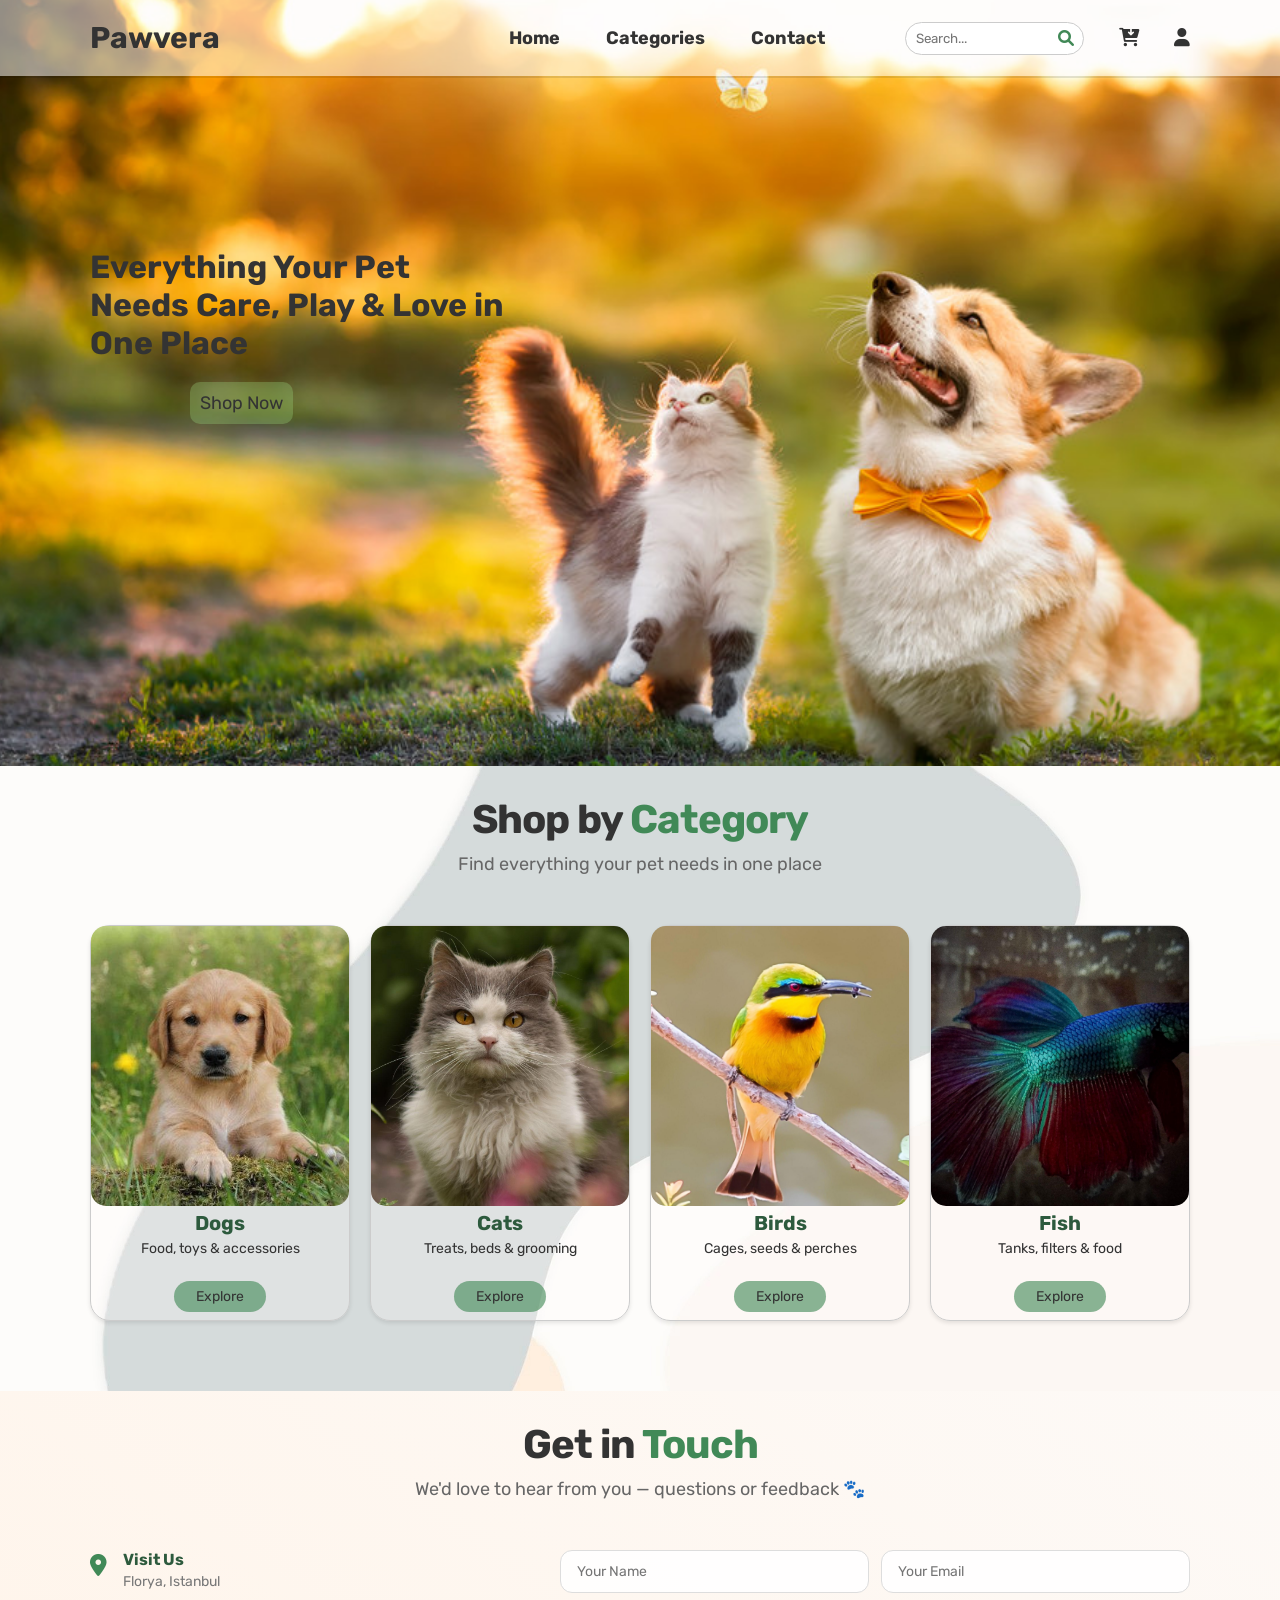
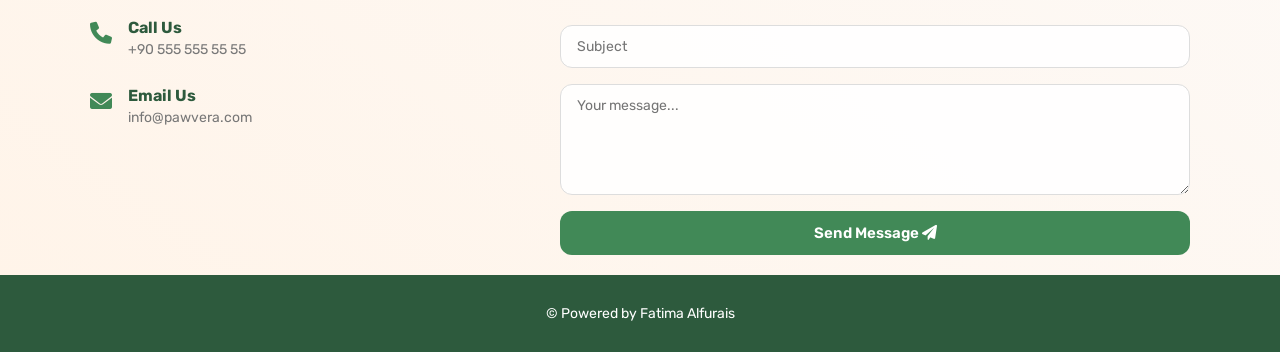
<file: index.html>
<!doctype html>
<html lang="en">
  <head>
    <meta charset="UTF-8" />
    <meta name="viewport" content="width=device-width, initial-scale=1.0" />
    <title>Pawvera</title>
    <link rel="icon" href="images/logo.jpg" />
    <link rel="stylesheet" href="style.css" />
    <link
      rel="stylesheet"
      href="https://cdnjs.cloudflare.com/ajax/libs/font-awesome/6.0.0/css/all.min.css"
    />
    <link rel="preconnect" href="https://fonts.googleapis.com" />
    <link rel="preconnect" href="https://fonts.gstatic.com" crossorigin />
    <link
      href="https://fonts.googleapis.com/css2?family=Rubik:ital,wght@0,300..900;1,300..900&display=swap"
      rel="stylesheet"
    />
  </head>
  <body>
    <nav class="container">
      <div class="nav">
        <div class="logo">
          <h1>Pawvera</h1>
        </div>

        <ul class="nav-links" id="navMenu">
          <li><a href="#hero">Home</a></li>
          <li><a href="#categories">Categories</a></li>
          <li><a href="#contact">Contact</a></li>
        </ul>
      </div>
      <div class="nav-right">
        <div class="search-box">
          <input type="text" placeholder="Search..." />
          <i class="fa-solid fa-magnifying-glass"></i>
        </div>

        <a href="cart.html"><i class="fa-solid fa-cart-arrow-down"></i></a>
        <a href="profile.html"><i class="fa-solid fa-user"></i></a>
      </div>
    </nav>

    <section class="container background" id="hero">
      <div class="hero-inner">
        <div class="hero-text">
          <h2>Everything Your Pet Needs Care, Play & Love in One Place</h2>
          <a href="#categories" class="btn">Shop Now</a>
        </div>
      </div>
    </section>

    <section class="container bg" id="categories">
      <div class="header">
        <h2>Shop by <span>Category</span></h2>
        <p>Find everything your pet needs in one place</p>
      </div>
      <div class="category-grid">
        <div class="category-card">
          <div class="images">
            <img src="images/Dogs.jpg" alt="Dogs" />
          </div>
          <h3>Dogs</h3>
          <p>Food, toys & accessories</p>
          <a href="dog&cat_product.html">Explore</a>
        </div>

        <div class="category-card">
          <div class="images">
            <img src="images/Cats.jpg" alt="Cats" />
          </div>
          <h3>Cats</h3>
          <p>Treats, beds & grooming</p>
          <a href="dog&cat_product.html">Explore</a>
        </div>

        <div class="category-card">
          <div class="images">
            <img src="images/Birds.jpg" alt="Birds" />
          </div>
          <h3>Birds</h3>
          <p>Cages, seeds & perches</p>
          <a href="birds_product.html">Explore</a>
        </div>

        <div class="category-card">
          <div class="images">
            <img src="images/Fish.jpg" alt="Fish" />
          </div>
          <h3>Fish</h3>
          <p>Tanks, filters & food</p>
          <a href="fish_product.html">Explore</a>
        </div>
      </div>
    </section>
    <!-- ── Contact ── -->
    <section class="container" id="contact">
      <div class="header">
        <h2>Get in <span>Touch</span></h2>
        <p>We'd love to hear from you — questions or feedback 🐾</p>
      </div>
      <div class="contact-wrapper">
        <div class="contact-info">
          <div class="contact-item">
            <i class="fa-solid fa-location-dot"></i>
            <div>
              <h4>Visit Us</h4>
              <p>Florya, Istanbul</p>
            </div>
          </div>
          <div class="contact-item">
            <i class="fa-solid fa-phone"></i>
            <div>
              <h4>Call Us</h4>
              <p>+90 555 555 55 55</p>
            </div>
          </div>
          <div class="contact-item">
            <i class="fa-solid fa-envelope"></i>
            <div>
              <h4>Email Us</h4>
              <p>info@pawvera.com</p>
            </div>
          </div>
        </div>
        <div class="contact-form">
          <div class="row">
            <input type="text" placeholder="Your Name" />
            <input type="email" placeholder="Your Email" />
          </div>
          <input type="text" placeholder="Subject" />
          <textarea placeholder="Your message..." rows="5"></textarea>
          <button class="btn-submit">
            Send Message <i class="fa-solid fa-paper-plane"></i>
          </button>
        </div>
      </div>
    </section>

    <!-- ── Footer ── -->
    <footer> © Powered by Fatima Alfurais</footer>
  </body>
</html>
</file>
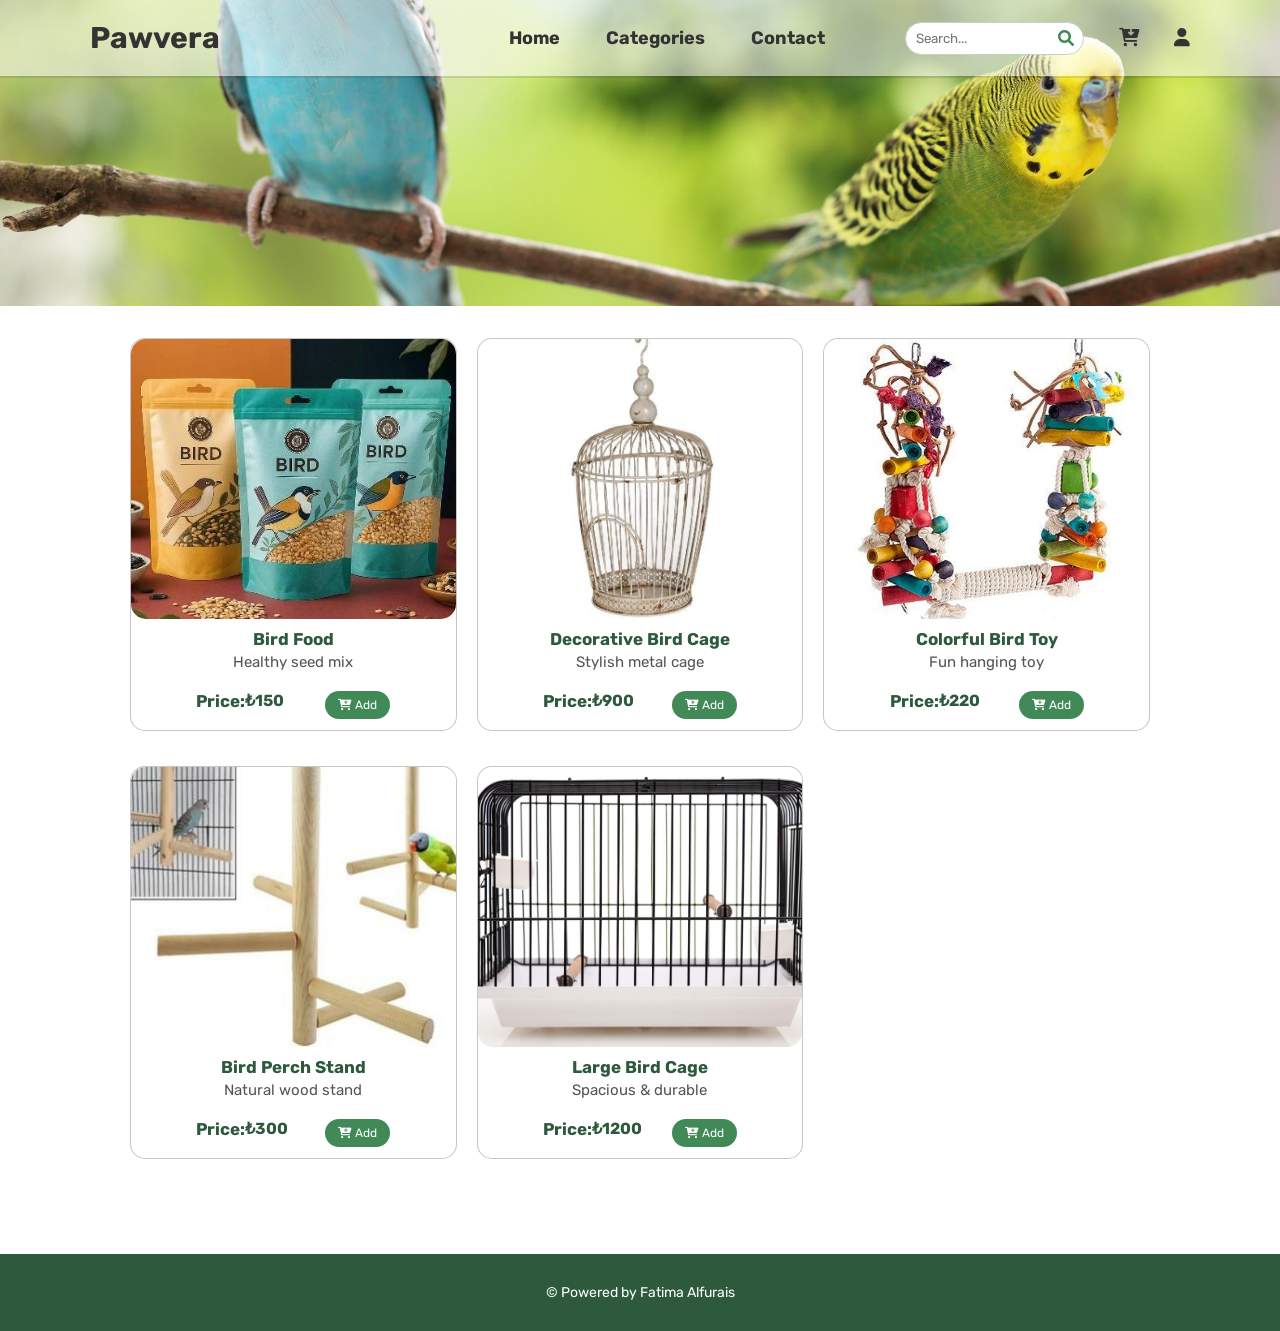
<file: birds_product.html>
<!doctype html>
<html lang="en">
  <head>
    <meta charset="UTF-8" >
    <meta name="viewport" content="width=device-width, initial-scale=1.0" >
    <title>Pawvera</title>
    <link rel="icon" href="images/logo.jpg">
    <link rel="stylesheet" href="style.css" >
    <link
      rel="stylesheet"
      href="https://cdnjs.cloudflare.com/ajax/libs/font-awesome/6.0.0/css/all.min.css"
    />
    <link rel="preconnect" href="https://fonts.googleapis.com" />
    <link rel="preconnect" href="https://fonts.gstatic.com" crossorigin />
    <link
      href="https://fonts.googleapis.com/css2?family=Rubik:ital,wght@0,300..900;1,300..900&display=swap"
      rel="stylesheet"
    />
  </head>
  <body>
    <nav class="container">
    <div class="nav">
          <div class="logo">
            <h1>Pawvera</h1>
          </div>

          <ul class="nav-links" id="navMenu">
            <li><a href="index.html">Home</a></li>
            <li><a href="index.html#categories">Categories</a></li>
            <li><a href="index.html#contact">Contact</a></li>
          </ul>
        </div>
      <div class="nav-right">
        <div class="search-box">
          <input type="text" placeholder="Search..." />
          <i class="fa-solid fa-magnifying-glass"></i>
        </div>

        <a href="cart.html"><i class="fa-solid fa-cart-arrow-down"></i></a>
        <a href="profile.html"><i class="fa-solid fa-user"></i></a>
      </div>
    </nav>

    <div class="banner">
      <img src="images/birds_banner.jpg" alt="Birds banner" />
    </div>

    <div class="products-section">
      <div class="cards">
        <div class="card-item">
          <div class="images">
            <img src="images/birds.seed.jpg" alt="birds seed" />
          </div>
          <div class="item-info">
            <h3>Bird Food</h3>
            <p>Healthy seed mix</p>
            <div class="item-footer">
              Price:
              <span class="item-price">₺150</span>
              <a href="#"
                ><button class="btn-add">
                  <i class="fa-solid fa-cart-plus"></i> Add
                </button></a
              >
            </div>
          </div>
        </div>

        <div class="card-item">
          <div class="images">
            <img src="images/birds.cage2.jpg" alt="Birds cage" />
          </div>
          <div class="item-info">
            <h3>Decorative Bird Cage</h3>
            <p>Stylish metal cage</p>
            <div class="item-footer">
              Price:
              <span class="item-price">₺900</span>
              <a href="#"
                ><button class="btn-add">
                  <i class="fa-solid fa-cart-plus"></i> Add
                </button></a
              >
            </div>
          </div>
        </div>

        <div class="card-item">
          <div class="images">
            <img src="images/birds.toy.jpg" alt="bird toy" />
          </div>
          <div class="item-info">
            <h3>Colorful Bird Toy</h3>
            <p>Fun hanging toy</p>
            <div class="item-footer">
              Price:
              <span class="item-price">₺220</span>
              <a href="#"
                ><button class="btn-add">
                  <i class="fa-solid fa-cart-plus"></i> Add
                </button></a
              >
            </div>
          </div>
        </div>

        <div class="card-item">
          <div class="images">
            <img src="images/birds.accessories.jpg" alt="Bird stand" />
          </div>
          <div class="item-info">
            <h3>Bird Perch Stand</h3>
            <p>Natural wood stand</p>
            <div class="item-footer">
              Price:
              <span class="item-price">₺300</span>
              <a href="#"
                ><button class="btn-add">
                  <i class="fa-solid fa-cart-plus"></i> Add
                </button></a
              >
            </div>
          </div>
        </div>

        <div class="card-item">
          <div class="images">
            <img src="images/bird.cage.jpg" alt="Birds cage" />
          </div>
          <div class="item-info">
            <h3>Large Bird Cage</h3>
            <p>Spacious & durable</p>
            <div class="item-footer">
              Price:
              <span class="item-price">₺1200</span>
              <a href="#"
                ><button class="btn-add">
                  <i class="fa-solid fa-cart-plus"></i> Add
                </button></a
              >
            </div>
          </div>
        </div>
      </div>
    </div>

    <footer> © Powered by Fatima Alfurais</footer>
  </body>
</html>
</file>
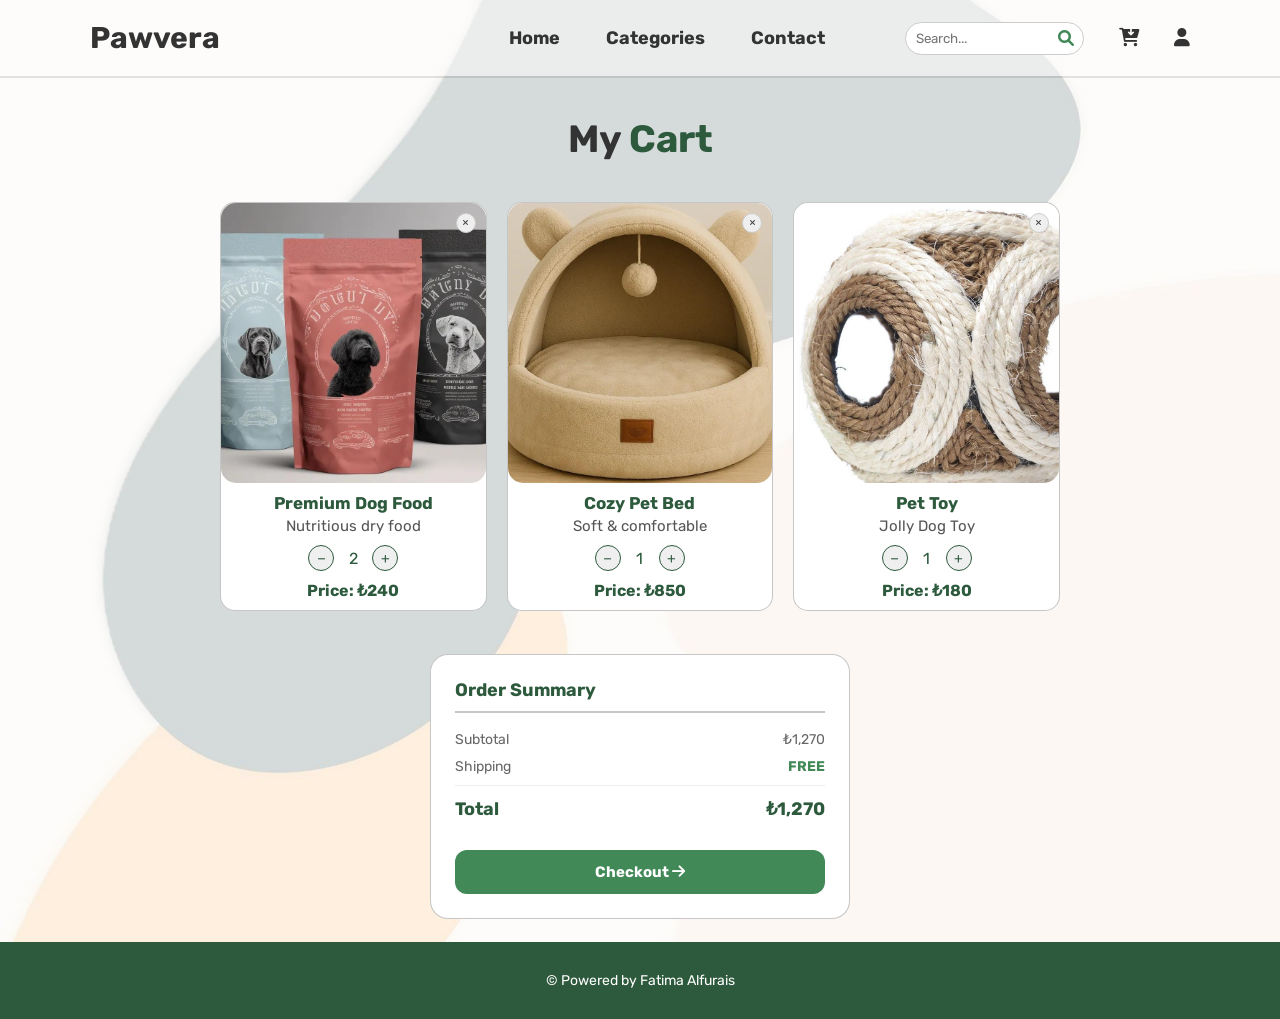
<file: cart.html>
<!doctype html>
<html lang="en">
  <head>
    <meta charset="UTF-8" >
    <meta name="viewport" content="width=device-width, initial-scale=1.0" >
    <title>Pawvera</title>
    <link rel="icon" href="images/logo.jpg" >
    <link rel="stylesheet" href="style.css" >
    <link
      rel="stylesheet"
      href="https://cdnjs.cloudflare.com/ajax/libs/font-awesome/6.0.0/css/all.min.css"/>
    <link rel="preconnect" href="https://fonts.googleapis.com">
    <link rel="preconnect" href="https://fonts.gstatic.com" crossorigin>
    <link href="https://fonts.googleapis.com/css2?family=Rubik:ital,wght@0,300..900;1,300..900&display=swap" rel="stylesheet">
  </head>
  <body>
    <div class="bg">
      <nav class="container">
       <div class="nav">
          <div class="logo">
            <h1>Pawvera</h1>
          </div>

          <ul class="nav-links" id="navMenu">
            <li><a href="index.html">Home</a></li>
            <li><a href="index.html#categories">Categories</a></li>
            <li><a href="index.html#contact">Contact</a></li>
          </ul>
        </div>
      <div class="nav-right">
        <div class="search-box">
          <input type="text" placeholder="Search..." />
          <i class="fa-solid fa-magnifying-glass"></i>
        </div>

        <a href="cart.html"><i class="fa-solid fa-cart-arrow-down"></i></a>
        <a href="profile.html"><i class="fa-solid fa-user"></i></a>
      </div>
    </nav>
    <section class="container " id="cart">
      <div class="title">
        <h2>My <span>Cart</span></h2>
      </div>
      
      <div class="card-wrap">
        <div class="cards">
          <div class="card-item">
            <div class="images">
              <img src="images/dog.food.jpg" alt="Dog food">
            </div>
             <button class="item-remove">
              <i class="fa-solid fa-xmark"></i>
            </button>
            <div class="item-info">
              <h3>Premium Dog Food</h3>
              <p>Nutritious dry food</p>
             
            </div>
            <div class="item-num">
              <button>−</button>
              <span>2</span>
              <button>+</button>
            </div>
            <div class="item-price">Price:
              ₺240</div>
            
          </div>

          <div class="card-item">
            <div class="images">
              <img src="images/pet.bed.jpg" alt="Pet bed">
            </div>
             <button class="item-remove">
              <i class="fa-solid fa-xmark"></i>
            </button>
            <div class="item-info">
              <h3>Cozy Pet Bed</h3>
              <p>Soft & comfortable</p>
              
            </div>
            <div class="item-num">
              <button>−</button>
              <span>1</span>
              <button>+</button>
            </div>
            <div class="item-price">Price:
              ₺850</div>
           
          </div>

          <div class="card-item">
            <div class="images">
              <img src="images/toy3.jpg" alt="Pet toy">
            </div>
             <button class="item-remove">
              <i class="fa-solid fa-xmark"></i>
            </button>
            <div class="item-info">
              <h3>Pet Toy</h3>
              <p>Jolly Dog Toy</p>
            </div>
            <div class="item-num">
              <button>−</button>
              <span>1</span>
              <button>+</button>
            </div>
            <div class="item-price">Price: ₺180</div>
           
          </div>
        </div>

        <div class="summary">
          <h3>Order Summary</h3>
          <div class="summary-line">
            <span>Subtotal</span><span>₺1,270</span>
          </div>
          <div class="summary-line">
            <span>Shipping</span><span class="free">FREE</span>
          </div>
          <div class="summary-line total">
            <span>Total</span><span>₺1,270</span>
          </div>

          <button class="btn-checkout">
            Checkout <i class="fa-solid fa-arrow-right"></i>
          </button>
                
      </div>
    </section>
    </div>
    <footer> © Powered by Fatima Alfurais</footer>
  </body>
</html>
</file>
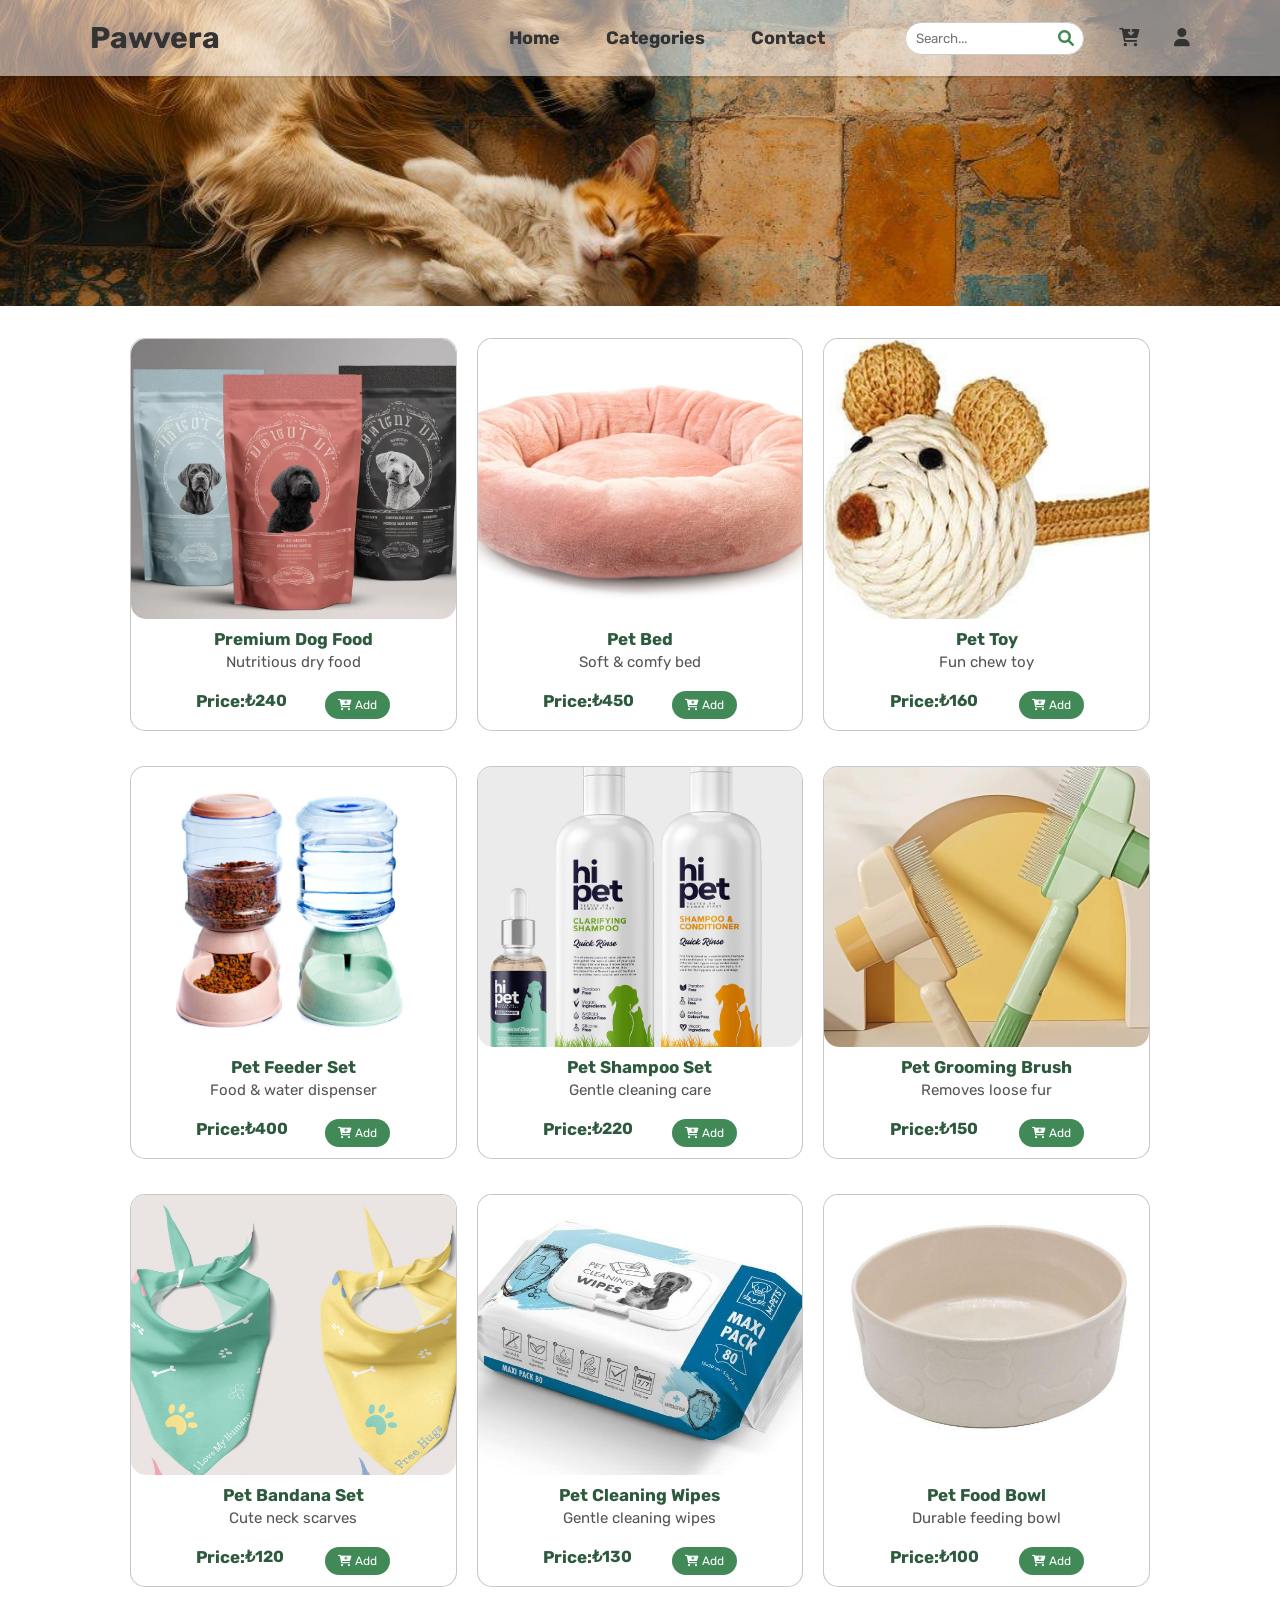
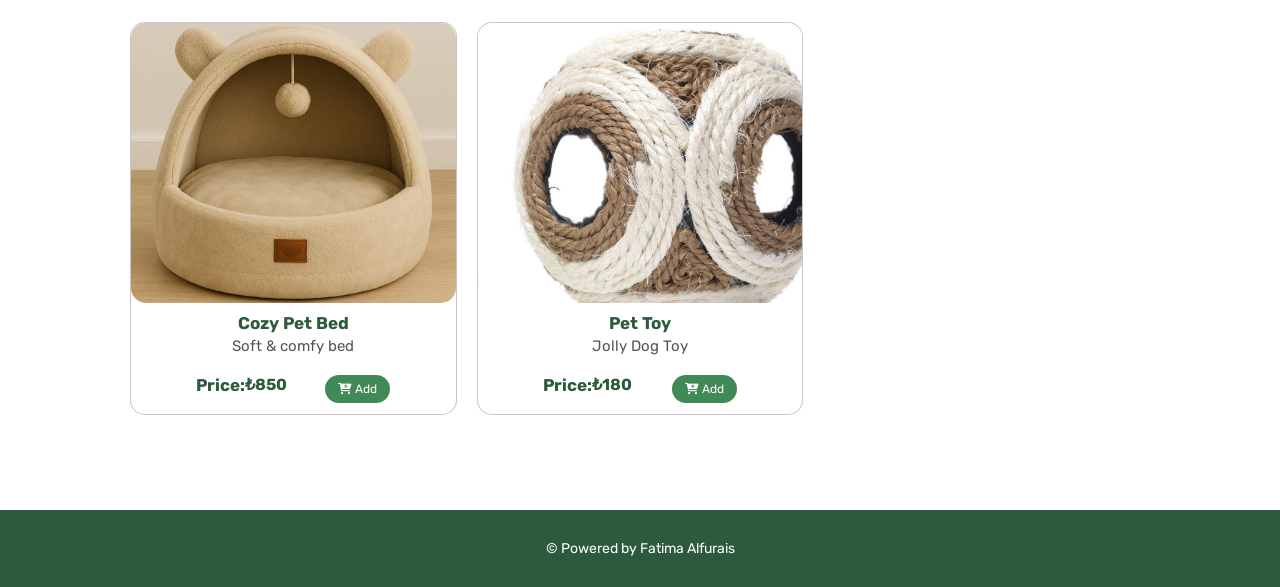
<file: dog&cat_product.html>
<!doctype html>
<html lang="en">
  <head>
    <meta charset="UTF-8" />
    <meta name="viewport" content="width=device-width, initial-scale=1.0" />
    <title>Pawvera</title>
    <link rel="icon" href="images/logo.jpg" />
    <link rel="stylesheet" href="style.css" />
    <link
      rel="stylesheet"
      href="https://cdnjs.cloudflare.com/ajax/libs/font-awesome/6.0.0/css/all.min.css"
    />
    <link rel="preconnect" href="https://fonts.googleapis.com" />
    <link rel="preconnect" href="https://fonts.gstatic.com" crossorigin />
    <link
      href="https://fonts.googleapis.com/css2?family=Rubik:ital,wght@0,300..900;1,300..900&display=swap"
      rel="stylesheet"
    />
  </head>
  <body>
    <nav class="container">
      <div class="nav">
          <div class="logo">
            <h1>Pawvera</h1>
          </div>

          <ul class="nav-links" id="navMenu">
            <li><a href="index.html">Home</a></li>
            <li><a href="index.html#categories">Categories</a></li>
            <li><a href="index.html#contact">Contact</a></li>
          </ul>
        </div>
      <div class="nav-right">
        <div class="search-box">
          <input type="text" placeholder="Search..." />
          <i class="fa-solid fa-magnifying-glass"></i>
        </div>

        <a href="cart.html"><i class="fa-solid fa-cart-arrow-down"></i></a>
        <a href="profile.html"><i class="fa-solid fa-user"></i></a>
      </div>
    </nav>
    <div class="banner">
      <img src="images/pet_banner.jpg" alt="Pets" />
    </div>

    <div class="products-section">
      <div class="cards">
        <div class="card-item">
          <div class="images">
            <img src="images/dog.food.jpg" alt="dog food" />
          </div>
          <div class="item-info">
            <h3>Premium Dog Food</h3>
            <p>Nutritious dry food</p>
            <div class="item-footer">
              Price:
              <span class="item-price">₺240</span>
              <a href="#"
                ><button class="btn-add">
                  <i class="fa-solid fa-cart-plus"></i> Add
                </button></a
              >
            </div>
          </div>
        </div>

        <div class="card-item">
          <div class="images">
            <img src="images/pet.bed.2.jpg" alt="pet bed" />
          </div>
          <div class="item-info">
            <h3>Pet Bed</h3>
            <p>Soft & comfy bed</p>
            <div class="item-footer">
              Price:
              <span class="item-price">₺450</span>
              <a href="#"
                ><button class="btn-add">
                  <i class="fa-solid fa-cart-plus"></i> Add
                </button></a
              >
            </div>
          </div>
        </div>

        <div class="card-item">
          <div class="images">
            <img src="images/toy2.jpg" alt="pet toy" />
          </div>
          <div class="item-info">
            <h3>Pet Toy</h3>
            <p>Fun chew toy</p>
            <div class="item-footer">
              Price:
              <span class="item-price">₺160</span>
              <a href="#"
                ><button class="btn-add">
                  <i class="fa-solid fa-cart-plus"></i> Add
                </button></a
              >
            </div>
          </div>
        </div>

        <div class="card-item">
          <div class="images">
            <img src="images/cans.jpg" alt="food bowl" />
          </div>
          <div class="item-info">
            <h3>Pet Feeder Set</h3>
            <p>Food & water dispenser</p>
            <div class="item-footer">
              Price:
              <span class="item-price">₺400</span>
              <a href="#"
                ><button class="btn-add">
                  <i class="fa-solid fa-cart-plus"></i> Add
                </button></a
              >
            </div>
          </div>
        </div>

        <div class="card-item">
          <div class="images">
            <img src="images/shampoo.set.jpg" alt="pet shampoo" />
          </div>
          <div class="item-info">
            <h3>Pet Shampoo Set</h3>
            <p>Gentle cleaning care</p>
            <div class="item-footer">
              Price:
              <span class="item-price">₺220</span>
              <a href="#"
                ><button class="btn-add">
                  <i class="fa-solid fa-cart-plus"></i> Add
                </button></a
              >
            </div>
          </div>
        </div>

        <div class="card-item">
          <div class="images">
            <img src="images/pet.brush.jpg" alt="Pet brush" />
          </div>
          <div class="item-info">
            <h3>Pet Grooming Brush</h3>
            <p>Removes loose fur</p>
            <div class="item-footer">
              Price:
              <span class="item-price">₺150</span>
              <a href="#"
                ><button class="btn-add">
                  <i class="fa-solid fa-cart-plus"></i> Add
                </button></a
              >
            </div>
          </div>
        </div>

        <div class="card-item">
          <div class="images">
            <img src="images/bandanas.jpg" alt="Bandanas" />
          </div>
          <div class="item-info">
            <h3>Pet Bandana Set</h3>
            <p>Cute neck scarves</p>
            <div class="item-footer">
              Price:
              <span class="item-price">₺120</span>
              <a href="#"
                ><button class="btn-add">
                  <i class="fa-solid fa-cart-plus"></i> Add
                </button></a
              >
            </div>
          </div>
        </div>

        <div class="card-item">
          <div class="images">
            <img src="images/cleaning.wipes.jpg" alt="Cleaning Wipes" />
          </div>
          <div class="item-info">
            <h3>Pet Cleaning Wipes</h3>
            <p>Gentle cleaning wipes</p>
            <div class="item-footer">
              Price:
              <span class="item-price">₺130</span>
              <a href="#"
                ><button class="btn-add">
                  <i class="fa-solid fa-cart-plus"></i> Add
                </button></a
              >
            </div>
          </div>
        </div>

        <div class="card-item">
          <div class="images">
            <img src="images/food.cup.jpg" alt="Food Bowl" />
          </div>
          <div class="item-info">
            <h3>Pet Food Bowl</h3>
            <p>Durable feeding bowl</p>
            <div class="item-footer">
              Price:
              <span class="item-price">₺100</span>
              <a href="#"
                ><button class="btn-add">
                  <i class="fa-solid fa-cart-plus"></i> Add
                </button></a
              >
            </div>
          </div>
        </div>

        <div class="card-item">
          <div class="images">
            <img src="images/pet.bed.jpg" alt="Pet bed" />
          </div>
          <div class="item-info">
            <h3>Cozy Pet Bed</h3>
            <p>Soft & comfy bed</p>
            <div class="item-footer">
              Price:
              <span class="item-price">₺850</span>
              <a href="#"
                ><button class="btn-add">
                  <i class="fa-solid fa-cart-plus"></i> Add
                </button></a
              >
            </div>
          </div>
        </div>

        <div class="card-item">
          <div class="images">
            <img src="images/toy3.jpg" alt="Pet toy" />
          </div>
          <div class="item-info">
            <h3>Pet Toy</h3>
            <p>Jolly Dog Toy</p>
            <div class="item-footer">
              Price:
              <span class="item-price">₺180</span>
              <a href="#"
                ><button class="btn-add">
                  <i class="fa-solid fa-cart-plus"></i> Add
                </button></a
              >
            </div>
          </div>
        </div>
      </div>
    </div>

    <footer> © Powered by Fatima Alfurais</footer>
  </body>
</html>
</file>
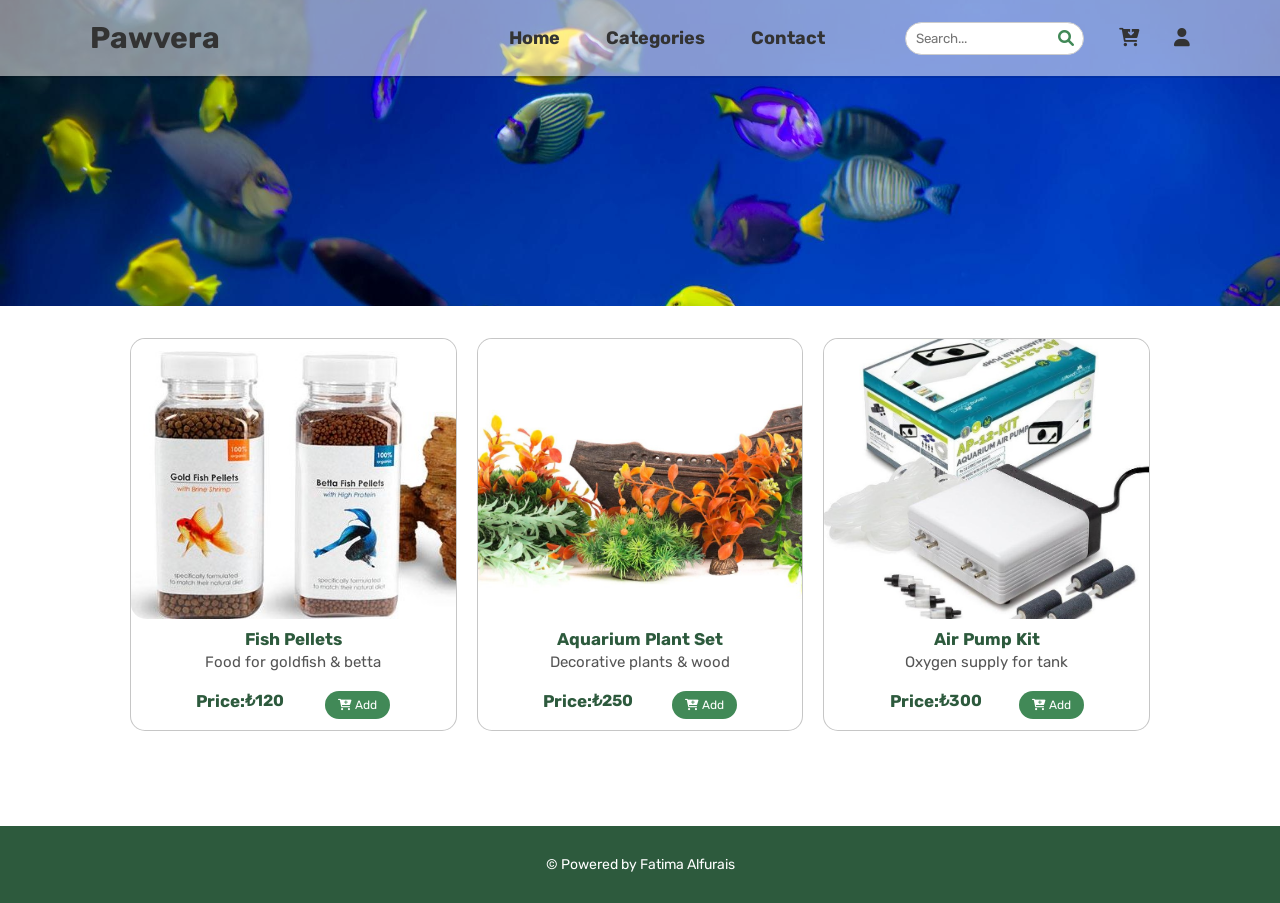
<file: fish_product.html>
<!doctype html>
<html lang="en">
  <head>
    <meta charset="UTF-8" />
    <meta name="viewport" content="width=device-width, initial-scale=1.0" />
    <title>Pawvera</title>
    <link rel="icon" href="images/logo.jpg" />
    <link rel="stylesheet" href="style.css" />
    <link
      rel="stylesheet"
      href="https://cdnjs.cloudflare.com/ajax/libs/font-awesome/6.0.0/css/all.min.css"
    />
    <link rel="preconnect" href="https://fonts.googleapis.com" />
    <link rel="preconnect" href="https://fonts.gstatic.com" crossorigin />
    <link
      href="https://fonts.googleapis.com/css2?family=Rubik:ital,wght@0,300..900;1,300..900&display=swap"
      rel="stylesheet"
    />
  </head>
  <body>
    <nav class="container">
     <div class="nav">
          <div class="logo">
            <h1>Pawvera</h1>
          </div>

          <ul class="nav-links" id="navMenu">
            <li><a href="index.html">Home</a></li>
            <li><a href="index.html#categories">Categories</a></li>
            <li><a href="index.html#contact">Contact</a></li>
          </ul>
        </div>
      <div class="nav-right">
        <div class="search-box">
          <input type="text" placeholder="Search..." />
          <i class="fa-solid fa-magnifying-glass"></i>
        </div>

        <a href="cart.html"><i class="fa-solid fa-cart-arrow-down"></i></a>
        <a href="profile.html"><i class="fa-solid fa-user"></i></a>
      </div>
    </nav>

    <div class="banner">
      <img src="images/fish_banner.jpg" alt="Fish banner" />
    </div>

    <div class="products-section">
      <div class="cards">
        <div class="card-item">
          <div class="images">
            <img src="images/fish.food.jpg" alt="Fish food" />
          </div>
          <div class="item-info">
            <h3>Fish Pellets</h3>
            <p>Food for goldfish & betta</p>
            <div class="item-footer">
              Price:
              <span class="item-price">₺120</span>
              <a href="#"
                ><button class="btn-add">
                  <i class="fa-solid fa-cart-plus"></i> Add
                </button></a
              >
            </div>
          </div>
        </div>

        <div class="card-item">
          <div class="images">
            <img src="images/aqua.decoration.jpg" alt="Aqua decoration" />
          </div>
          <div class="item-info">
            <h3>Aquarium Plant Set</h3>
            <p>Decorative plants & wood</p>
            <div class="item-footer">
              Price:
              <span class="item-price">₺250</span>
              <a href="#"
                ><button class="btn-add">
                  <i class="fa-solid fa-cart-plus"></i> Add
                </button></a
              >
            </div>
          </div>
        </div>

        <div class="card-item">
          <div class="images">
            <img src="images/air.pump.jpg" alt="Air pump" />
          </div>
          <div class="item-info">
            <h3>Air Pump Kit</h3>
            <p>Oxygen supply for tank</p>
            <div class="item-footer">
              Price:
              <span class="item-price">₺300</span>
              <a href="#"
                ><button class="btn-add">
                  <i class="fa-solid fa-cart-plus"></i> Add
                </button></a
              >
            </div>
          </div>
        </div>
      </div>
    </div>

    <footer> © Powered by Fatima Alfurais</footer>
  </body>
</html>
</file>
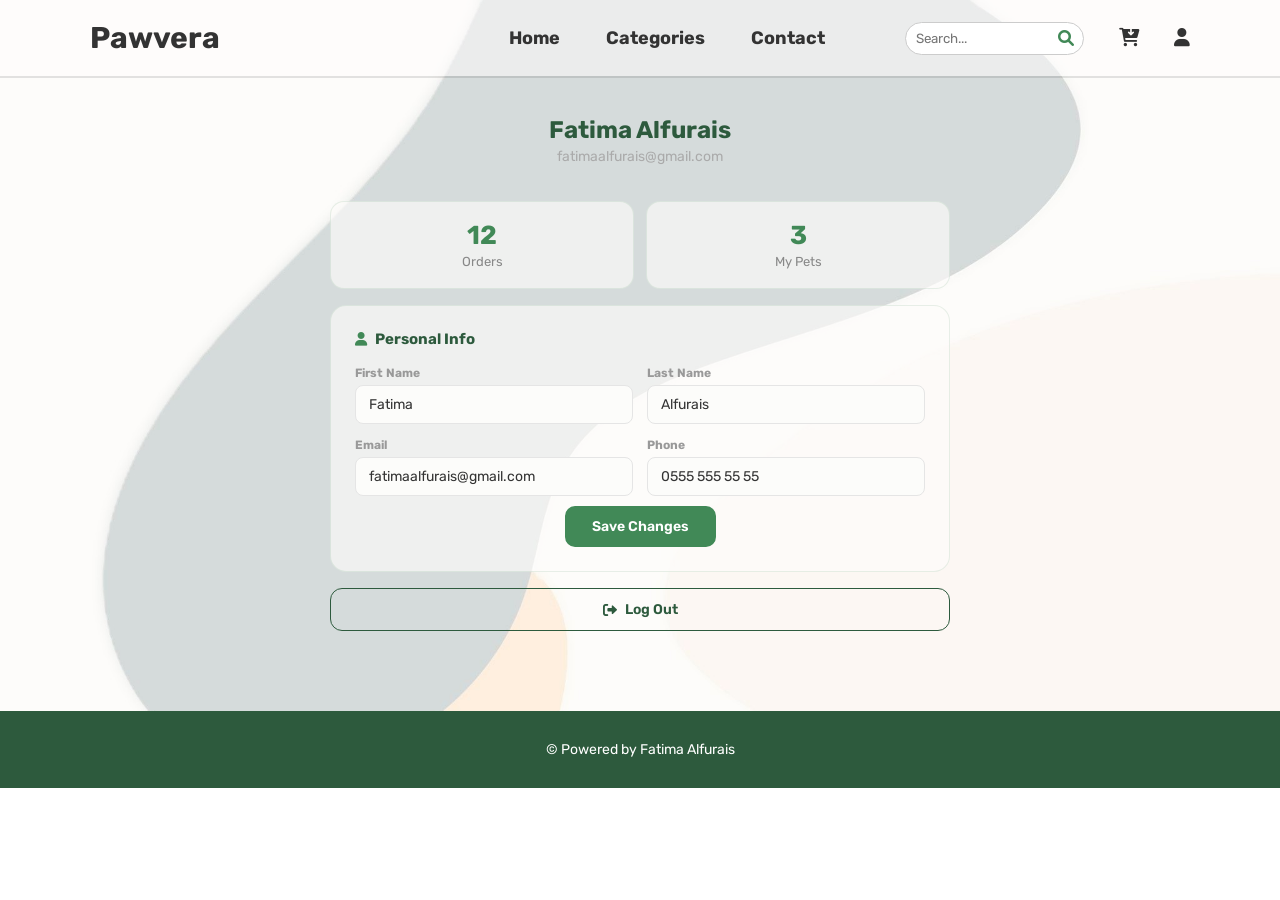
<file: profile.html>
<!doctype html>
<html lang="en">
  <head>
    <meta charset="UTF-8" />
    <meta name="viewport" content="width=device-width, initial-scale=1.0" />
    <title>Pawvera</title>
    <link rel="icon" href="images/logo.jpg" />
    <link rel="stylesheet" href="style.css" />
    <link
      rel="stylesheet"
      href="https://cdnjs.cloudflare.com/ajax/libs/font-awesome/6.0.0/css/all.min.css"
    />
    <link rel="preconnect" href="https://fonts.googleapis.com" />
    <link rel="preconnect" href="https://fonts.gstatic.com" crossorigin />
    <link
      href="https://fonts.googleapis.com/css2?family=Rubik:ital,wght@0,300..900;1,300..900&display=swap"
      rel="stylesheet"
    />
  </head>
  <body>
    <div class="bg">
      <nav class="container">
        <div class="nav">
          <div class="logo">
            <h1>Pawvera</h1>
          </div>

          <ul class="nav-links" id="navMenu">
            <li><a href="index.html">Home</a></li>
            <li><a href="index.html#categories">Categories</a></li>
            <li><a href="index.html#contact">Contact</a></li>
          </ul>
        </div>
        <div class="nav-right">
          <div class="search-box">
            <input type="text" placeholder="Search..." />
            <i class="fa-solid fa-magnifying-glass"></i>
          </div>

          <a href="cart.html"><i class="fa-solid fa-cart-arrow-down"></i></a>
          <a href="profile.html"><i class="fa-solid fa-user"></i></a>
        </div>
      </nav>

      <div class="profile-page">
        <div class="profile-hero">
          <h2>Fatima Alfurais</h2>
          <p>fatimaalfurais@gmail.com</p>
        </div>

        <div class="row">
          <div class="box"><strong>12</strong><span>Orders</span></div>
          <div class="box"><strong>3</strong><span>My Pets</span></div>
        </div>

        <div class="card">
          <h3><i class="fa-solid fa-user"></i> Personal Info</h3>
          <div class="field-row">
            <div class="field">
              <label>First Name</label>
              <input type="text" value="Fatima" />
            </div>
            <div class="field">
              <label>Last Name</label>
              <input type="text" value="Alfurais" />
            </div>
            <div class="field">
              <label>Email</label>
              <input type="email" value="fatimaalfurais@gmail.com" />
            </div>
            <div class="field">
              <label>Phone</label>
              <input type="tel" value="0555 555 55 55" />
            </div>
          </div>
          <button class="btn-save">Save Changes</button>
        </div>

        <!-- Logout -->
        <button
          class="btn-logout"
          onclick="window.location.href = 'login.html'"
        >
          <i class="fa-solid fa-right-from-bracket"></i> Log Out
        </button>
      </div>
    </div>
    <footer> © Powered by Fatima Alfurais</footer>
  </body>
</html>
</file>
<file: style.css>
* {
  margin: 0;
  padding: 0;
  box-sizing: border-box;
  font-family: "Rubik", sans-serif;
}
body {
  color: #333;
  overflow-x: hidden;
}

.container {
  width: 100%;
  margin: 0 auto;
  padding: 20px 90px;
}

a {
  text-decoration: none;
}
i:hover {
  color: #418957;
  transition: 0.3s;
}
nav {
  background-color: #fffefe85;
  display: flex;
  align-items: center;
  justify-content: space-between;
  box-shadow: 0 2px rgba(0, 0, 0, 0.106);
  position: sticky;
  top: 0;
  z-index: 1000;
  position: relative;
}
.nav {
  display: flex;
  align-items: center;
  justify-content: space-between;
  gap: 20px;
  width: 100%;
}
.nav-links {
  list-style: none;
  display: flex;
  align-items: center;
  gap: 20px;
  margin-right: 6vw;
}
.nav-links li {
  margin: 0 auto;
}
.nav-links li a {
  color: #333;
  font-weight: 700;
  padding: 0px 3px;
}
.nav-links li a:hover {
  color: #418957;
  transition: 0.4s;
}

.logo h1 {
  font-size: 30px;
  color: #333;
}
.nav-right {
  display: flex;
  align-items: center;
  gap: 15px;
  margin-left: 0;
}
.nav-right a {
  color: #333;
  font-size: 18px;
}
.search-box {
  position: relative;
}
.search-box input {
  padding: 8px 10px;
  width: 14vw;
  border: 1px solid #ccc;
  border-radius: 20px;
}
.search-box input:focus {
  outline: none;
  border-color: #418957;
}
.search-box i {
  position: absolute;
  right: 10px;
  top: 50%;
  transform: translateY(-50%);
  color: #418957;
  cursor: pointer;
}

div a {
  color: #418957;
  margin-left: 20px;
  font-size: 18px;
}
.background {
  background-image: url(images/bacground.jpg);
  background-size: cover;
  background-repeat: no-repeat;
  background-position: center;
  margin-top: -120px;
}
#hero {
  min-height: 90vh;
  display: flex;
  align-items: center;
}
.hero-inner {
  width: 40%;
  padding-right: 20px;
  align-items: center;
  justify-content: center;
}
.hero-text h2 {
  font-size: 32px;
  margin-bottom: 20px;
}
.hero-inner .btn {
  display: inline-block;
  padding: 10px 10px;
  background-color: #9bd07c53;
  color: #333;
  text-decoration: none;
  border-radius: 10px;
  margin: 0 10px 50px 100px;
}
.hero-inner .btn:hover {
  background-color: #41895779;
  transition: 0.3s;
}

.header {
  text-align: center;
  margin-bottom: 50px;
}
.header h2 {
  font-size: 40px;
  letter-spacing: -1px;
  color: #333;
  padding-top: 10px;
}
.header h2 span {
  color: #418957;
}
.header p {
  font-size: 18px;
  color: #666;
  margin-top: 10px;
}

.category-grid {
  display: grid;
  grid-template-columns: repeat(4, 1fr);
  gap: 20px;
  margin-bottom: 50px;
}
.category-card {
  background-color: #fffafa3a;
  border: 1px solid #ccc;
  display: flex;
  flex-direction: column;
  align-items: center;
  border-radius: 20px;
  box-shadow: 0 2px 4px rgba(0, 0, 0, 0.1);
}
.category-card:hover {
  transform: translateY(-5px);
  transition: 0.3s;
}
.images {
  height: 280px;
  width: 100%;
}
.images img {
  height: 100%;
  width: 100%;
  object-fit: cover;
  border-radius: 15px;
  object-position: center;
}
.category-card h3 {
  font-size: 20px;
  margin: 5px 0;
  color: #2d5a3d;
}
.category-card p {
  font-size: 14px;
  color: #333;
  margin-bottom: 16px;
}
.category-card a {
  display: inline-block;
  margin: 8px 0;
  color: #333;
  background: #4189579d;
  padding: 7px 22px;
  border-radius: 20px;
  font-size: 14px;
  text-decoration: none;
}
.category-card a:hover {
  background-color: #477f5ad2;
  color: white;
}
#contact {
  background-image: linear-gradient(35deg, #ffefdfae, #fcf7f3ae);
}
.contact-wrapper {
  display: flex;
  gap: 50px;
  max-width: 1100px;
  margin: 0 auto;
}
.contact-info {
  width: 40%;
  display: flex;
  flex-direction: column;
  gap: 28px;
}
.contact-item {
  display: flex;
  gap: 16px;
}
.contact-item i {
  color: #418957;
  font-size: 22px;
  margin-top: 4px;
}
.contact-item h4 {
  font-size: 16px;
  margin-bottom: 4px;
  color: #2d5a3d;
}
.contact-item p {
  font-size: 14px;
  color: #777;
}
.contact-form {
  width: 60%;
  display: flex;
  flex-direction: column;
  gap: 16px;
}
.contact-form input,
.contact-form textarea {
  width: 100%;
  padding: 12px 16px;
  border: 1.5px solid #ddd;
  border-radius: 12px;
  font-size: 14px;
  background: rgba(255, 255, 255, 0.9);
}
.contact-form input:focus,
.contact-form textarea:focus {
  outline: none;
  border-color: #418957;
}
.btn-submit {
  background: #418957;
  border: none;
  color: #fff;
  padding: 13px 30px;
  border-radius: 12px;
  font-size: 15px;
  font-weight: 600;
  cursor: pointer;
}
.btn-submit:hover {
  background: #2d5a3d;
}

.bg {
  background-image: url(images/cart-background.jpg);
  background-size: cover;
  background-repeat: no-repeat;
}
.title {
  text-align: center;
  padding: 20px;
  margin-bottom: 20px;
}
.title h2 {
  font-size: 38px;
  color: #333;
}
.title h2 span {
  color: #2d5a3d;
}
.title p {
  color: #888;
  margin-top: 6px;
  font-size: 15px;
}

.card-wrap {
  display: flex;
  flex-direction: column;
  gap: 28px;
  max-width: 900px;
  margin: 0 auto;
  min-height: 80vh;
  padding: 0 30px;
}
.cards {
  display: grid;
  grid-template-columns: repeat(3, 1fr);
  gap: 20px;
}
.card-item {
  display: flex;
  flex-direction: column;
  align-items: center;
  gap: 10px;
  border-radius: 15px;
  margin-bottom: 15px;
  border: 1px solid #aaaa;
  background-color: #fff;
  position: relative;
}

.item-remove {
  position: absolute;
  top: 10px;
  right: 10px;
  height: 20px;
  width: 20px;
  color: #444;
  border: 1px solid #ccc;
  border-radius: 20px;
  cursor: pointer;
  font-size: 8px;
}
.item-remove:hover {
  color: #e74c3c;
  transition: 0.3s;
}
.item-info h3 {
  font-size: 17px;
  color: #2d5a3d;
  margin-bottom: 4px;
  text-align: center;
}
.item-info p {
  font-size: 15px;
  color: #555;
  text-align: center;
}
.item-num {
  display: flex;
  align-items: center;
  gap: 10px;
}
.item-num button {
  width: 26px;
  height: 26px;
  border: 1.5px solid #2d5a3d;
  border-radius: 50%;
  color: #2d5a3d;
  font-size: 14px;
  cursor: pointer;
  display: flex;
  align-items: center;
  justify-content: center;
}
.item-num button:hover {
  background: #2d5a3d;
  color: #fff;
  transition: 0.3s;
}
.item-num span {
  color: #2d5a3d;
  min-width: 18px;
  text-align: center;
}
.item-price {
  font-size: 16px;
  font-weight: 700;
  color: #2d5a3d;
  min-width: 60px;
  margin-bottom: 10px;
}
.summary {
  width: 50%;
  margin: 0 auto;
  border-radius: 18px;
  padding: 24px;
  border: 1px solid #aaaa;
  background-color: #fff;
}
.summary h3 {
  font-size: 18px;
  color: #2d5a3d;
  margin-bottom: 18px;
  padding-bottom: 10px;
  border-bottom: 2px solid #aaaa;
}
.summary-line {
  display: flex;
  justify-content: space-between;
  font-size: 14px;
  color: #666;
  margin-bottom: 10px;
}
.total {
  font-size: 18px;
  font-weight: 700;
  color: #2d5a3d;
  border-top: 1px solid #eee;
  padding-top: 12px;
  margin-top: 4px;
}
.total span:last-child {
  color: #2d5a3d;
}
.free {
  color: #418957;
  font-weight: 700;
}
.btn-checkout {
  margin-top: 20px;
  width: 100%;
  padding: 13px;
  background: #418957;
  border: none;
  border-radius: 12px;
  color: #fff;
  font-size: 15px;
  font-weight: 700;
  cursor: pointer;
  text-align: center;
}
.btn-checkout:hover {
  background: #2d5a3d;
  transition: 0.3s;
}

.profile-page {
  max-width: 680px;
  margin: 0 auto;
  padding: 40px 30px 80px 30px;
}
.profile-hero {
  text-align: center;
  margin-bottom: 36px;
}

.profile-hero h2 {
  font-size: 24px;
  color: #2d5a3d;
  margin-bottom: 4px;
}
.profile-hero p {
  font-size: 14px;
  color: #aaa;
}
.row {
  display: grid;
  grid-template-columns: repeat(2, 1fr);
  gap: 12px;
  margin-bottom: 16px;
}
.box {
  background: rgba(254, 252, 250, 0.644);
  border-radius: 14px;
  padding: 18px;
  text-align: center;
  border: 1px solid rgba(65, 137, 87, 0.12);
}
.box strong {
  display: block;
  font-size: 26px;
  color: #418957;
}
.box span {
  font-size: 13px;
  color: #888;
}
.card {
  background: rgba(254, 252, 250, 0.644);
  border-radius: 16px;
  padding: 24px;
  border: 1px solid rgba(65, 137, 87, 0.12);
  margin-bottom: 16px;
}
.card h3 {
  font-size: 15px;
  color: #2d5a3d;
  margin-bottom: 18px;
  display: flex;
  align-items: center;
  gap: 8px;
}
.card h3 i {
  color: #418957;
  font-size: 14px;
}
.field-row {
  display: grid;
  grid-template-columns: 1fr 1fr;
  gap: 14px;
}
.field {
  display: flex;
  flex-direction: column;
  gap: 5px;
}
.field label {
  font-size: 12px;
  color: #999;
  font-weight: 700;
}
.field input {
  padding: 10px 13px;
  border: 1px solid #e5e5e5;
  border-radius: 8px;
  font-size: 14px;
  color: #333;
  background: #fcfcfa;
  width: 100%;
}
.field input:focus {
  outline: none;
  border-color: #418957;
  background: #fff;
}
.btn-save {
  margin: 10px auto 0 auto;
  display: block;
  padding: 10px 25px;
  background: #418957;
  border: 2px solid #418957;
  border-radius: 10px;
  color: #fff;
  font-size: 14px;
  font-weight: 600;
  cursor: pointer;
}
.btn-save:hover {
  background: #2d5a3d;
  transition: 0.3s;
}
.btn-logout {
  display: flex;
  align-items: center;
  justify-content: center;
  gap: 8px;
  width: 100%;
  padding: 12px;
  background: none;
  border: 1px solid #2d5a3d;
  border-radius: 12px;
  color: #2d5a3d;
  font-size: 14px;
  font-weight: 600;
  cursor: pointer;
}
.btn-logout:hover {
  background: rgb(199, 6, 6);
  border: 1px solid rgb(199, 6, 6);
  color: #fff;
  transition: 0.3s;
}

.banner {
  margin-top: 0;
}
.banner img {
  width: 100%;
  height: 350px;
  object-fit: cover;
  margin-top: -120px;
}
.products-section {
  max-width: 1100px;
  margin: 28px auto 80px auto;
  padding: 0 40px;
}
.item-footer {
  margin: 20px 0 10px 0;
  display: flex;
  justify-content: space-between;
  color: #2d5a3d;
  font-weight: 700;
  font-size: 17px;
}
.item-footer.item-price {
  font-size: 17px;
  font-weight: 700;
  color: #2d5a3d;
  margin-right: 70px;
  margin-left: 5px;
}
.btn-add {
  background: #418957;
  border: none;
  color: #fff;
  padding: 7px 13px;
  border-radius: 20px;
  font-size: 12px;
  cursor: pointer;
}
.btn-add:hover {
  background: #2d5a3d;
  transition: 0.3s;
}

footer {
  text-align: center;
  padding: 30px;
  background: #2d5a3d;
  color: #fff;
  font-size: 14px;
}

@media (max-width: 1024px) {
  .container {
    padding: 20px 50px;
  }

  .nav-links li a {
    font-weight: 700;
    font-size: 16px;
  }
  .hero-inner {
    width: 80%;
    padding: 0 20px 100px 20px;
    margin: 0 auto;
    text-align: center;
  }
  .hero-inner .btn {
    margin: 20px 0;
    background-color: #fff9c4bb;
  }

  .category-grid {
    grid-template-columns: repeat(2, 1fr);
  }

  .contact-form {
    width: 50%;
  }
  .contact-info {
    width: 35%;
    padding-left: 35px;
  }
  .cards {
    grid-template-columns: repeat(2, 1fr);
  }
  .summary {
    width: 60%;
  }
}

@media (max-width: 768px) {
  .container{
    padding: 15px;
  }
  .search-box {
    display: block;
    width: 100%;
    margin: 5px 0;
  }
  .search-box input {
    width: 180px;
    max-width: 100%;
    padding: 10px px 10px 12px;
    font-size: 14px;
  }
  .nav {
    display: flex;
    flex-direction: column;
    gap: 5px;
    align-items: start;
    padding: 0;
  }
  .nav-links {
    margin: 4px 0;
    padding-left: 0;
  }
  .nav-links li a {
    margin: 2px 0 2px 0;
  }
  .contact-wrapper {
    display: flex;
    flex-direction: column;
    flex-flow: column-reverse;
    justify-content: center;
    align-items: center;
  }
  .contact-form {
    width: 80%;
  }
  .contact-info {
    flex-direction: row;
    justify-content: center;
    align-items: center;
    width: 80%;
    margin-bottom: 15px;
  }
  .contact-item i {
    font-size: 15px;
  }
  .contact-item h4 {
    font-size: 15px;
  }
  .contact-item p {
    font-size: 10px;
  }
  .cards {
    grid-template-columns: repeat(2, 1fr);
  }

  .summary {
    width: 80%;
  }
}

@media (max-width: 568px) {
  .nav {
    gap: 2px;
    padding: 2px;
  }
  .nav-links {
    margin-bottom: 5px;
    padding-left: 0;
    gap: 8px;
    margin-right: 0;
  }
  .nav-links li a {
    font-size: 13px;
  }
  .nav-right {
    gap: 3px;
    flex-wrap: wrap;
    justify-content: center;
    align-items: center;
    max-width: 100%;
    position: relative;
    right :5%;
     
  }
  .nav-right a {
    font-size: 14px;

  }

  .search-box input {
    width: 110px;
    max-width: 100%;
    padding: 5px 6px;
    
  }
  .search-box i{
    position: absolute;
    right: 22%;
    top: 50%;
  }
  .hero-inner {
    width: 100%;
    padding: 20px 5px;
  }
  .category-grid {
    grid-template-columns: repeat(1, 1fr);
  }
  .contact-info {
    width: 80%;
    padding: 0;
  }
  .contact-item p {
    font-size: 6px;
  }

  .cards {
    grid-template-columns: repeat(1, 1fr);
  }
  .card-item {
    max-width: 100%;
    margin: 0 auto;
  }
  .summary {
    width: 90%;
  }
}
</file>
